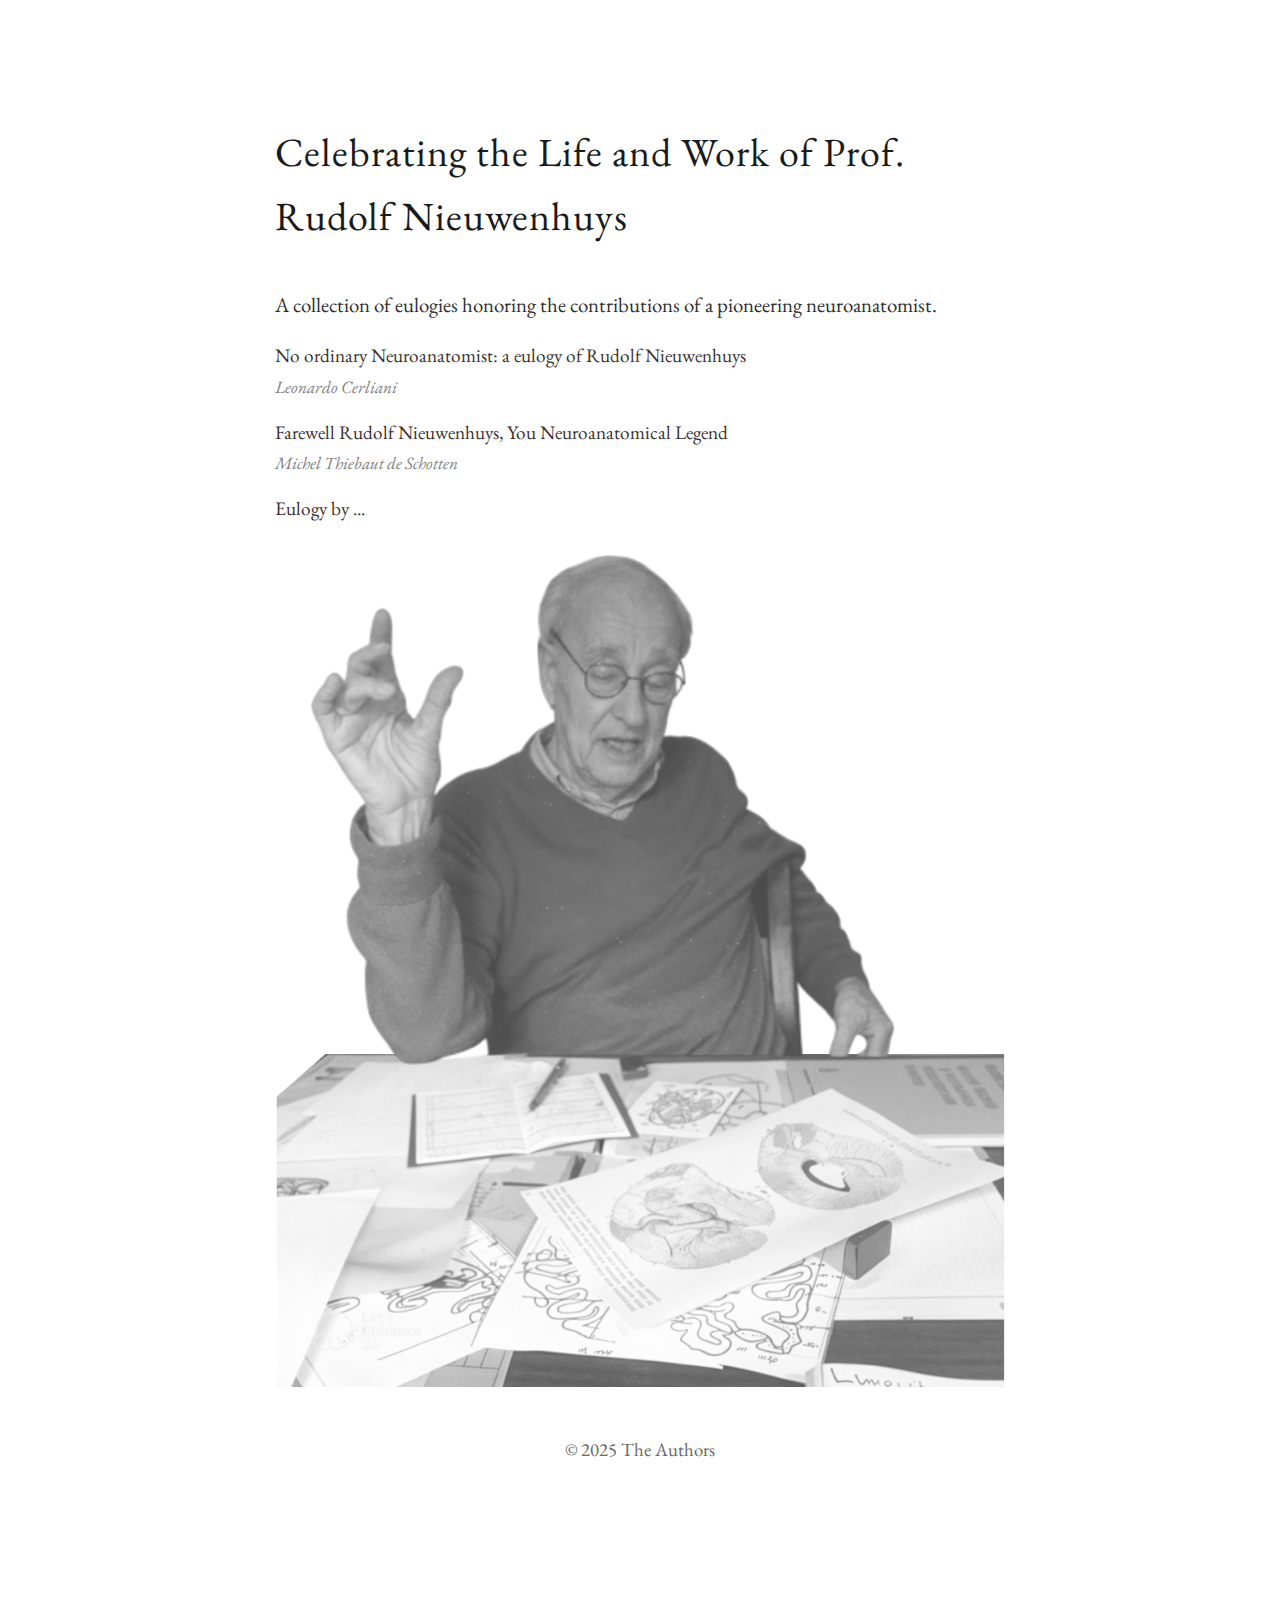
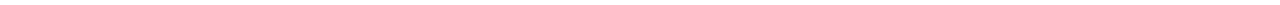
<file: index.html>
<!DOCTYPE html>
<html lang="en">
<head>
    <meta charset="UTF-8">
    <meta name="viewport" content="width=device-width, initial-scale=1.0">
    <title>Rudolf Nieuwenhuys - In Memoriam</title>
    <link href="https://fonts.googleapis.com/css2?family=EB+Garamond&display=swap" rel="stylesheet">
    <link rel="stylesheet" href="styles.css">
    <style>
        img[src="./imgs/figure1.png"] {
            filter: grayscale(100%);
            opacity: 0.7;
            max-width: 100%;
        }
    </style>
</head>
<body>
    <div class="book-container">
        <header>
            <h1>Celebrating the Life and Work of Prof. Rudolf Nieuwenhuys</h1>
        </header>
        <main>
            <p>A collection of eulogies honoring the contributions of a pioneering neuroanatomist.</p>

            <ul class="page-links">

                <li><a href="./contributions/leonardo/leonardo.html">No ordinary Neuroanatomist: a eulogy of Rudolf Nieuwenhuys<br><span style="color: gray; font-size: 0.9em;"><em>Leonardo Cerliani</em></span></a></li>

                <li><a href="./contributions/michel_tds/michel_tds.html">Farewell Rudolf Nieuwenhuys, You Neuroanatomical Legend<br><span style="color: gray; font-size: 0.9em;"><em>Michel Thiebaut de Schotten</em></span></a></li>
                
                
                
                <li><a href="#">Eulogy by ...</a></li>
            </ul>
            
            <figure>
                <img src="./imgs/figure1.png" alt="Prof. Nieuwenhuys with myeloarchitectonic maps">
            </figure>
        </main>
        <footer>
            <p>© 2025 The Authors</p>
        </footer>
    </div>
</body>
</html>
</file>
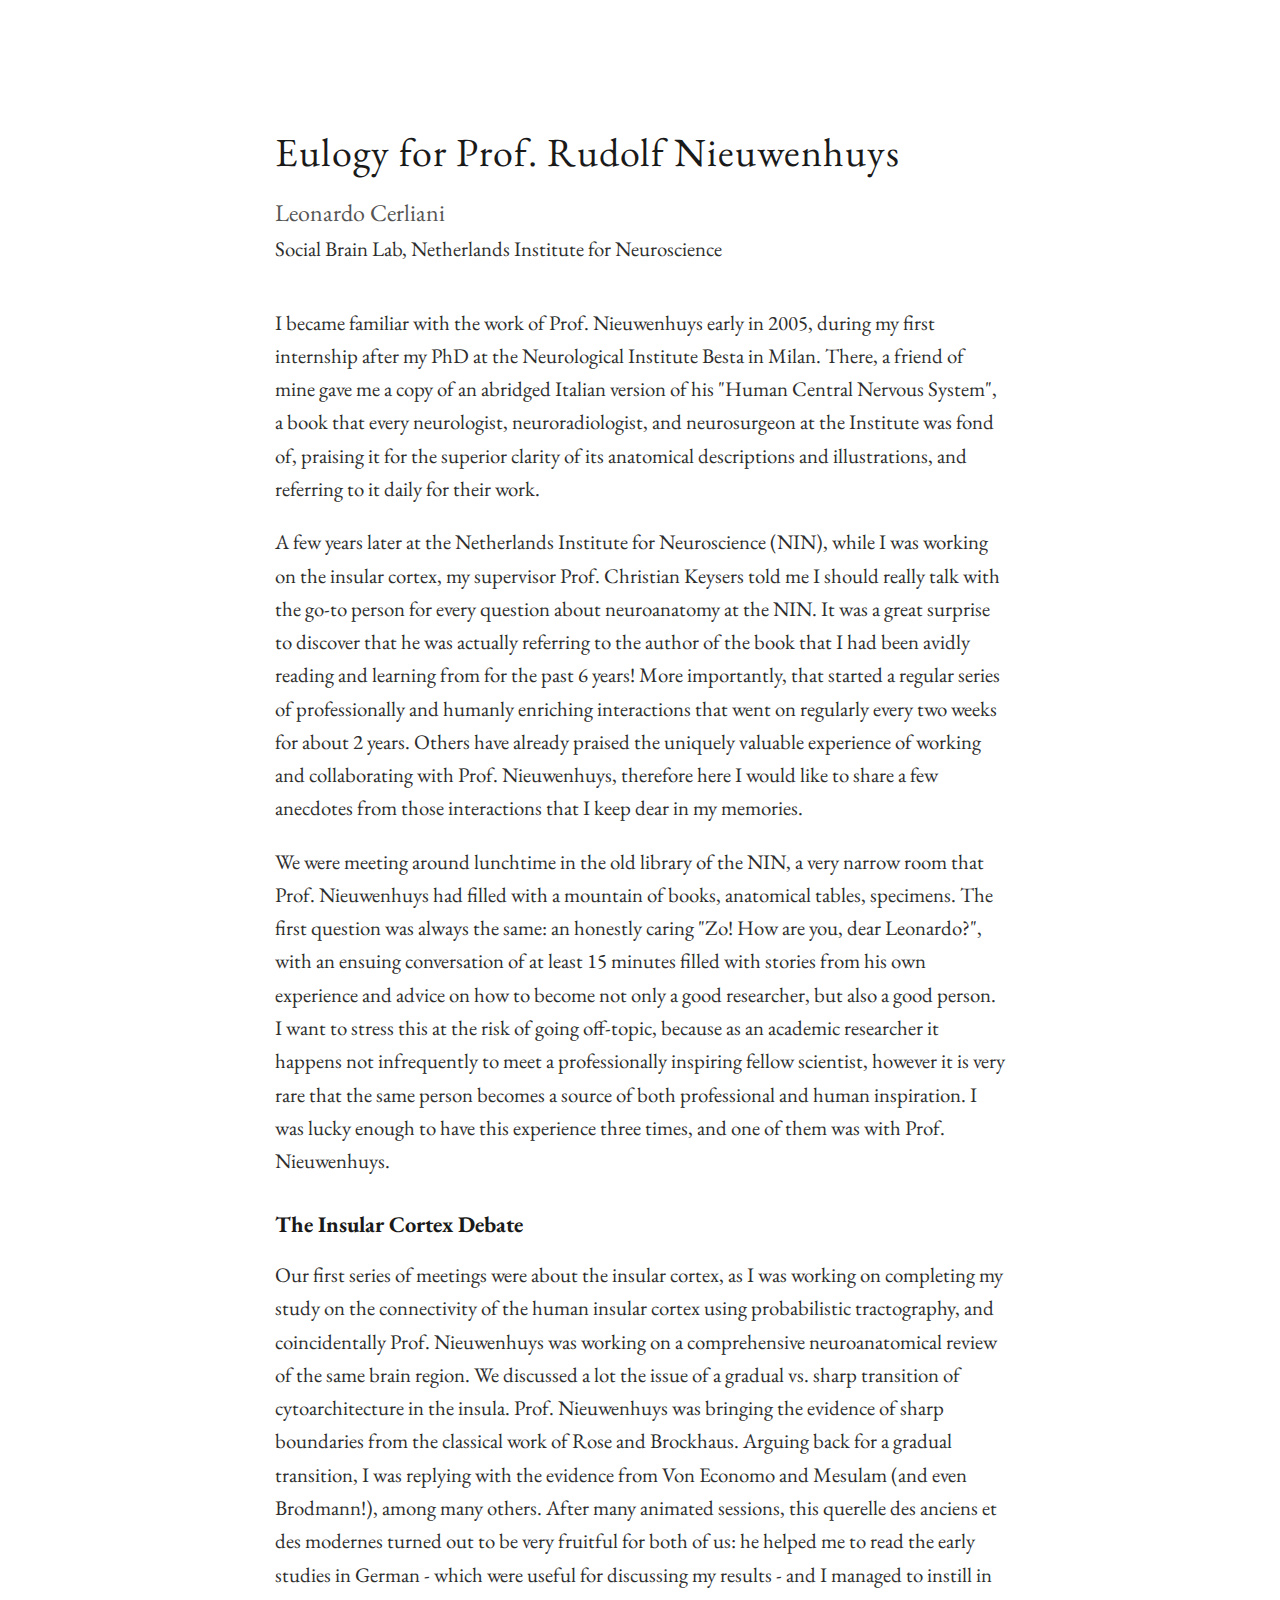
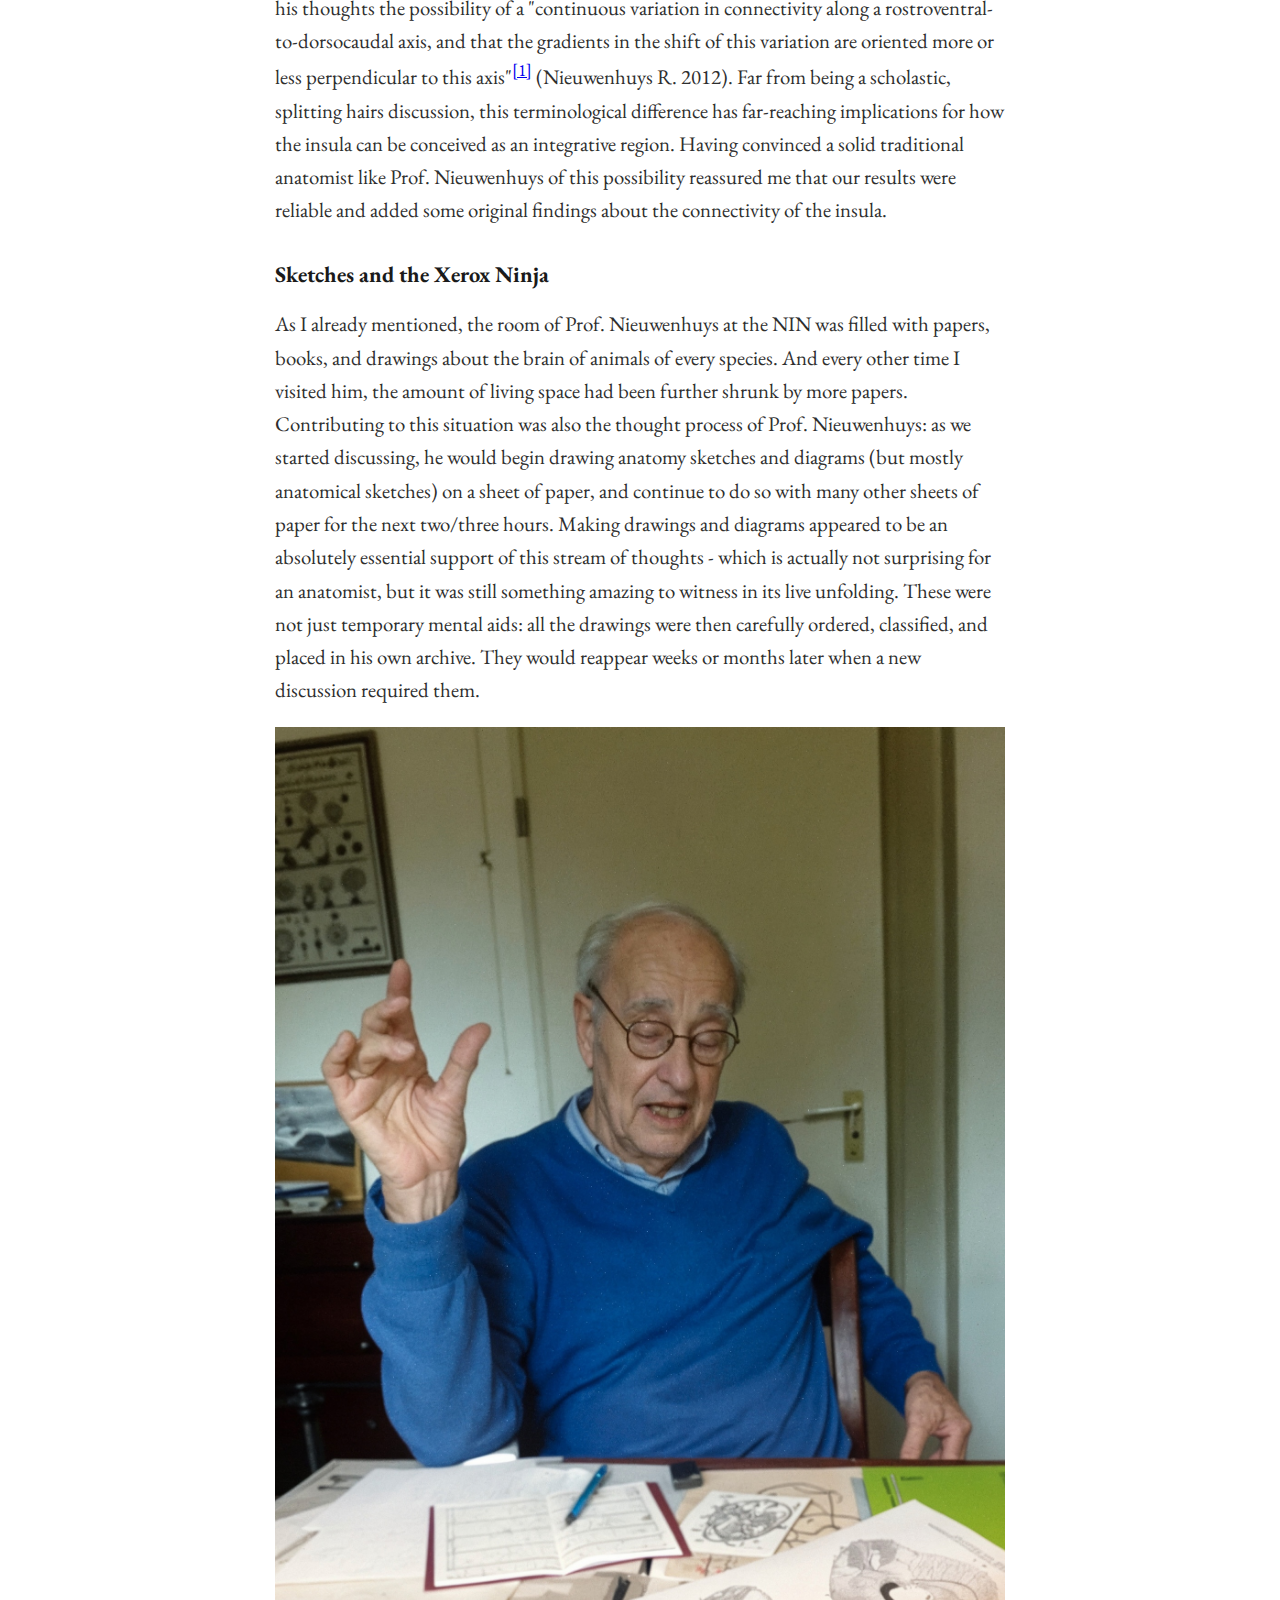
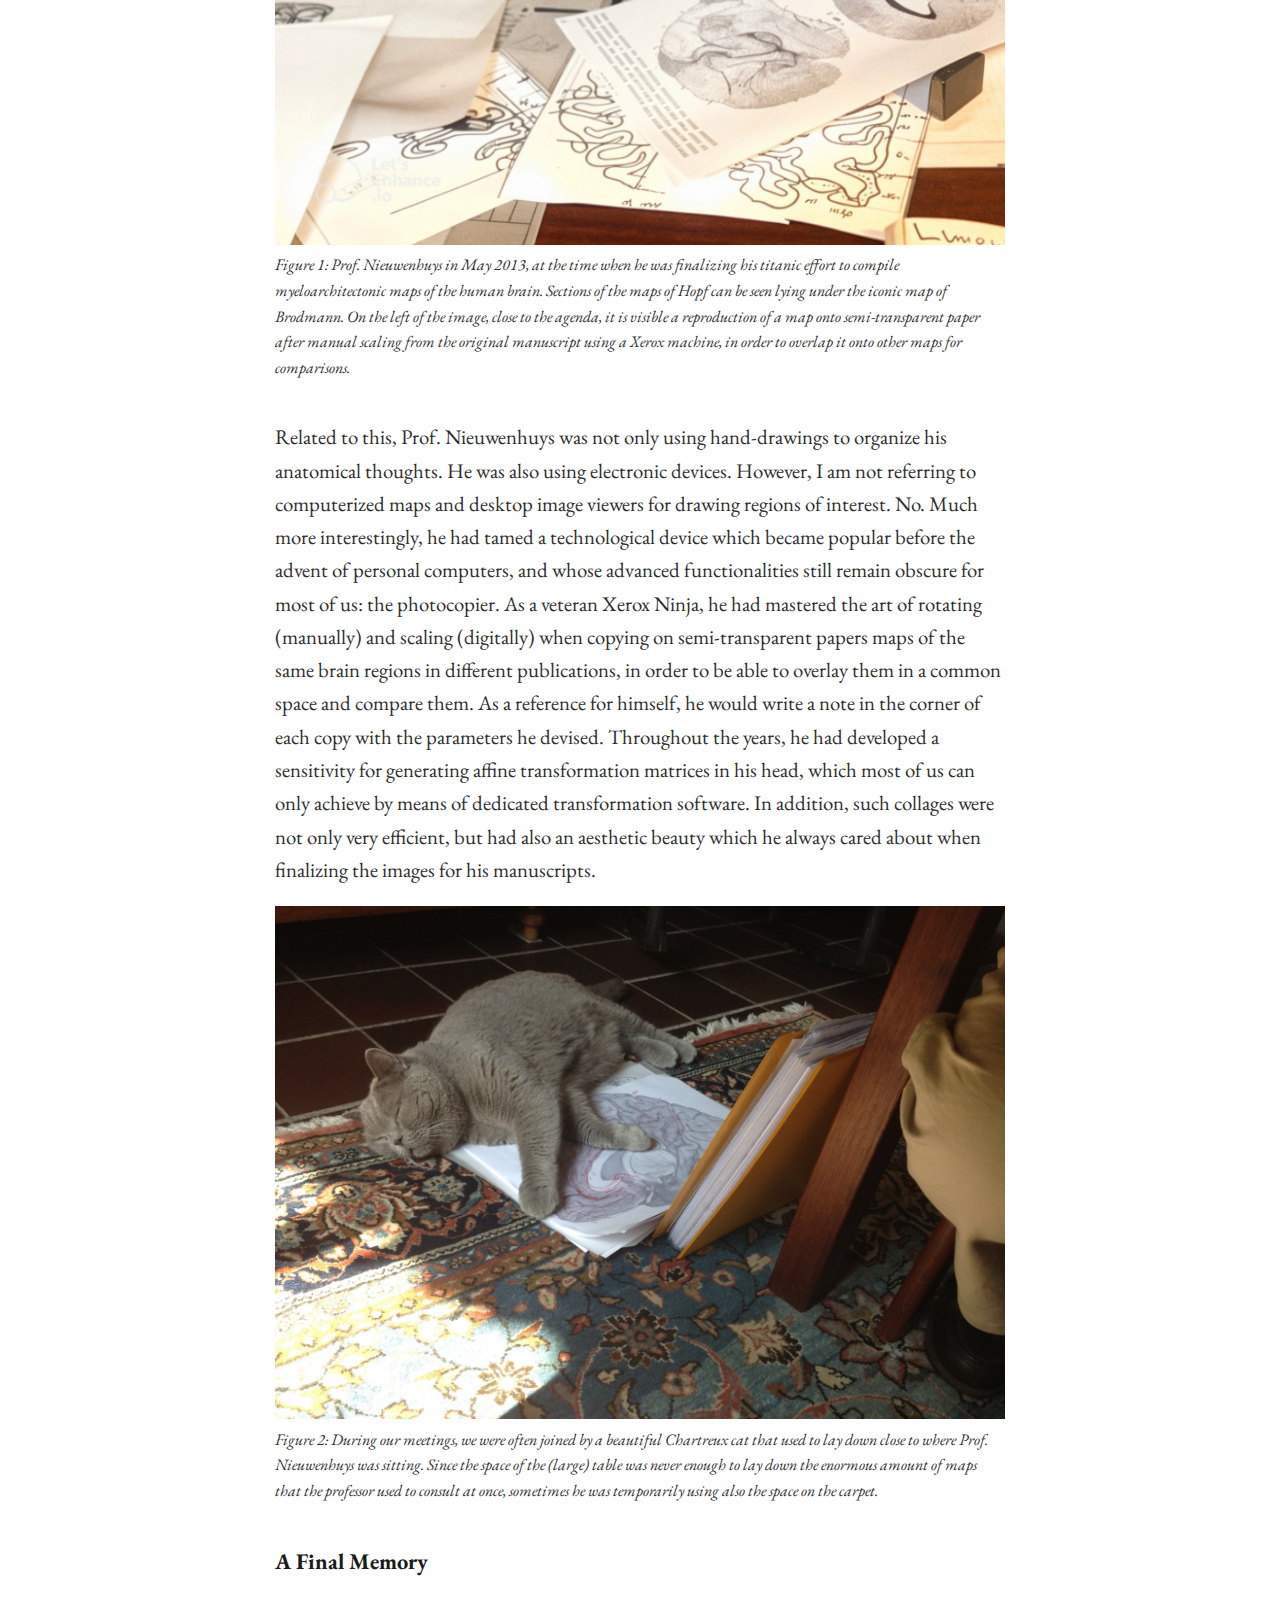
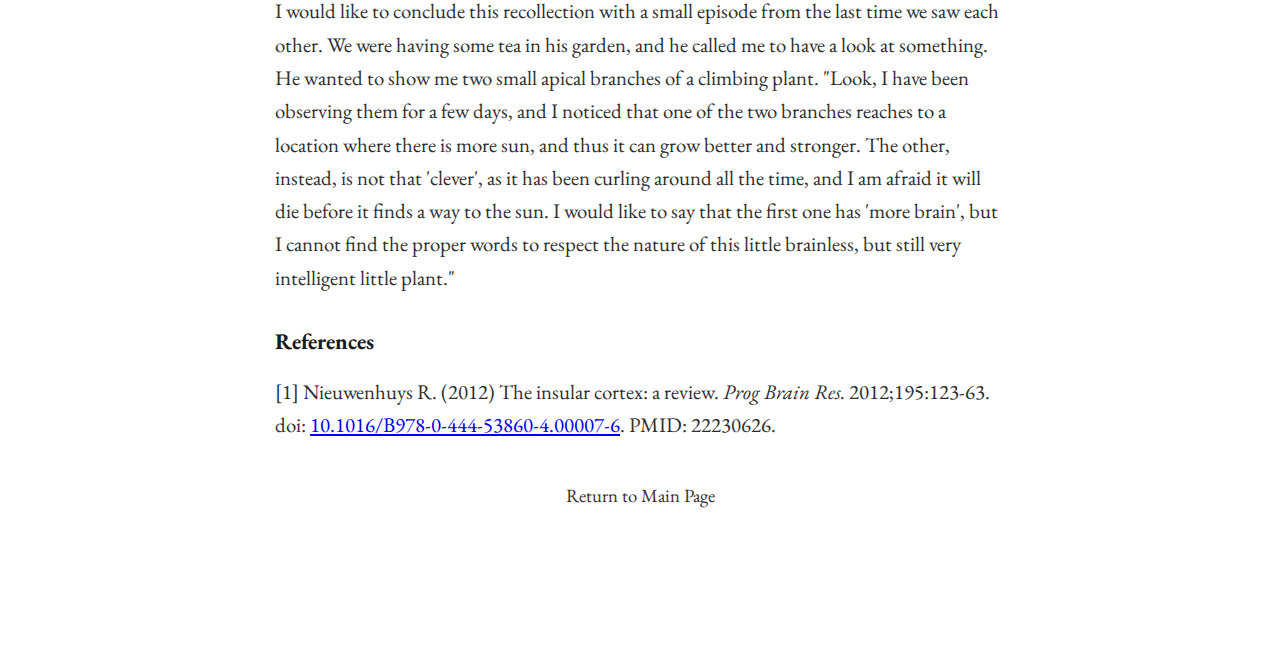
<file: contributions/leonardo/leonardo.html>
<!DOCTYPE html>
<html lang="en">
<head>
    <meta charset="UTF-8">
    <meta name="viewport" content="width=device-width, initial-scale=1.0">
    <title>Leonardo Cerliani</title>
    <link href="https://fonts.googleapis.com/css2?family=EB+Garamond&display=swap" rel="stylesheet">
    <link rel="stylesheet" href="../../styles.css">
</head>
<body>
    <div class="book-container">
        <header>
            <h1>Eulogy for Prof. Rudolf Nieuwenhuys</h1>
            <h2>Leonardo Cerliani</h2>
            <p>Social Brain Lab, Netherlands Institute for Neuroscience</p>
        </header>
        <main class="eulogy-content">
            <section>
                <p>
                    I became familiar with the work of Prof. Nieuwenhuys early in 2005, during my first internship after my PhD at the Neurological Institute Besta in Milan. There, a friend of mine gave me a copy of an abridged Italian version of his "Human Central Nervous System", a book that every neurologist, neuroradiologist, and neurosurgeon at the Institute was fond of, praising it for the superior clarity of its anatomical descriptions and illustrations, and referring to it daily for their work.
                </p>
                <p>A few years later at the Netherlands Institute for Neuroscience (NIN), while I was working on the insular cortex, my supervisor Prof. Christian Keysers told me I should really talk with the go-to person for every question about neuroanatomy at the NIN. It was a great surprise to discover that he was actually referring to the author of the book that I had been avidly reading and learning from for the past 6 years! More importantly, that started a regular series of professionally and humanly enriching interactions that went on regularly every two weeks for about 2 years. Others have already praised the uniquely valuable experience of working and collaborating with Prof. Nieuwenhuys, therefore here I would like to share a few anecdotes from those interactions that I keep dear in my memories.</p>
                <p>We were meeting around lunchtime in the old library of the NIN, a very narrow room that Prof. Nieuwenhuys had filled with a mountain of books, anatomical tables, specimens. The first question was always the same: an honestly caring "Zo! How are you, dear Leonardo?", with an ensuing conversation of at least 15 minutes filled with stories from his own experience and advice on how to become not only a good researcher, but also a good person. I want to stress this at the risk of going off-topic, because as an academic researcher it happens not infrequently to meet a professionally inspiring fellow scientist, however it is very rare that the same person becomes a source of both professional and human inspiration. I was lucky enough to have this experience three times, and one of them was with Prof. Nieuwenhuys.</p>
            </section>
            <section>
                <h3>The Insular Cortex Debate</h3>
                <p>Our first series of meetings were about the insular cortex, as I was working on completing my study on the connectivity of the human insular cortex using probabilistic tractography, and coincidentally Prof. Nieuwenhuys was working on a comprehensive neuroanatomical review of the same brain region. We discussed a lot the issue of a gradual vs. sharp transition of cytoarchitecture in the insula. Prof. Nieuwenhuys was bringing the evidence of sharp boundaries from the classical work of Rose and Brockhaus. Arguing back for a gradual transition, I was replying with the evidence from Von Economo and Mesulam (and even Brodmann!), among many others. After many animated sessions, this querelle des anciens et des modernes turned out to be very fruitful for both of us: he helped me to read the early studies in German - which were useful for discussing my results - and I managed to instill in his thoughts the possibility of a "continuous variation in connectivity along a rostroventral-to-dorsocaudal axis, and that the gradients in the shift of this variation are oriented more or less perpendicular to this axis"<sup><a href="#ref1">[1]</a></sup> (Nieuwenhuys R. 2012). Far from being a scholastic, splitting hairs discussion, this terminological difference has far-reaching implications for how the insula can be conceived as an integrative region. Having convinced a solid traditional anatomist like Prof. Nieuwenhuys of this possibility reassured me that our results were reliable and added some original findings about the connectivity of the insula.</p>
            </section>
            <section>
                <h3>Sketches and the Xerox Ninja</h3>
                <p>As I already mentioned, the room of Prof. Nieuwenhuys at the NIN was filled with papers, books, and drawings about the brain of animals of every species. And every other time I visited him, the amount of living space had been further shrunk by more papers. Contributing to this situation was also the thought process of Prof. Nieuwenhuys: as we started discussing, he would begin drawing anatomy sketches and diagrams (but mostly anatomical sketches) on a sheet of paper, and continue to do so with many other sheets of paper for the next two/three hours. Making drawings and diagrams appeared to be an absolutely essential support of this stream of thoughts - which is actually not surprising for an anatomist, but it was still something amazing to witness in its live unfolding. These were not just temporary mental aids: all the drawings were then carefully ordered, classified, and placed in his own archive. They would reappear weeks or months later when a new discussion required them.</p>
                
                <figure>
                    <img src="figure1.jpg" alt="Prof. Nieuwenhuys with myeloarchitectonic maps" style="max-width: 100%;">
                    <figcaption>Figure 1: Prof. Nieuwenhuys in May 2013, at the time when he was finalizing his titanic effort to compile myeloarchitectonic maps of the human brain. Sections of the maps of Hopf can be seen lying under the iconic map of Brodmann. On the left of the image, close to the agenda, it is visible a reproduction of a map onto semi-transparent paper after manual scaling from the original manuscript using a Xerox machine, in order to overlap it onto other maps for comparisons.</figcaption>
                </figure>


                <p>Related to this, Prof. Nieuwenhuys was not only using hand-drawings to organize his anatomical thoughts. He was also using electronic devices. However, I am not referring to computerized maps and desktop image viewers for drawing regions of interest. No. Much more interestingly, he had tamed a technological device which became popular before the advent of personal computers, and whose advanced functionalities still remain obscure for most of us: the photocopier. As a veteran Xerox Ninja, he had mastered the art of rotating (manually) and scaling (digitally) when copying on semi-transparent papers maps of the same brain regions in different publications, in order to be able to overlay them in a common space and compare them. As a reference for himself, he would write a note in the corner of each copy with the parameters he devised. Throughout the years, he had developed a sensitivity for generating affine transformation matrices in his head, which most of us can only achieve by means of dedicated transformation software. In addition, such collages were not only very efficient, but had also an aesthetic beauty which he always cared about when finalizing the images for his manuscripts.</p>
            </section>

            <figure>
                <img src="figure2.jpg" alt="Chartreux cat with Prof. Nieuwenhuys" style="max-width: 100%;">
                <figcaption font-style: italic>Figure 2: During our meetings, we were often joined by a beautiful Chartreux cat that used to lay down close to where Prof. Nieuwenhuys was sitting. Since the space of the (large) table was never enough to lay down the enormous amount of maps that the professor used to consult at once, sometimes he was temporarily using also the space on the carpet.</figcaption>
            </figure>

            <section>
                <h3>A Final Memory</h3>
                <p>I would like to conclude this recollection with a small episode from the last time we saw each other. We were having some tea in his garden, and he called me to have a look at something. He wanted to show me two small apical branches of a climbing plant. "Look, I have been observing them for a few days, and I noticed that one of the two branches reaches to a location where there is more sun, and thus it can grow better and stronger. The other, instead, is not that 'clever', as it has been curling around all the time, and I am afraid it will die before it finds a way to the sun. I would like to say that the first one has 'more brain', but I cannot find the proper words to respect the nature of this little brainless, but still very intelligent little plant."</p>
            </section>
            <section class="references">
                <h3>References</h3>
                <p id="ref1">[1] Nieuwenhuys R. (2012) The insular cortex: a review. <em>Prog Brain Res.</em> 2012;195:123-63. doi: <a href="https://doi.org/10.1016/B978-0-444-53860-4.00007-6" target="_blank">10.1016/B978-0-444-53860-4.00007-6</a>. PMID: 22230626.</p>
            </section>
        </main>
        <footer>
            <p><a href="../../index.html">Return to Main Page</a></p>
        </footer>
    </div>
</body>
</html>
</file>
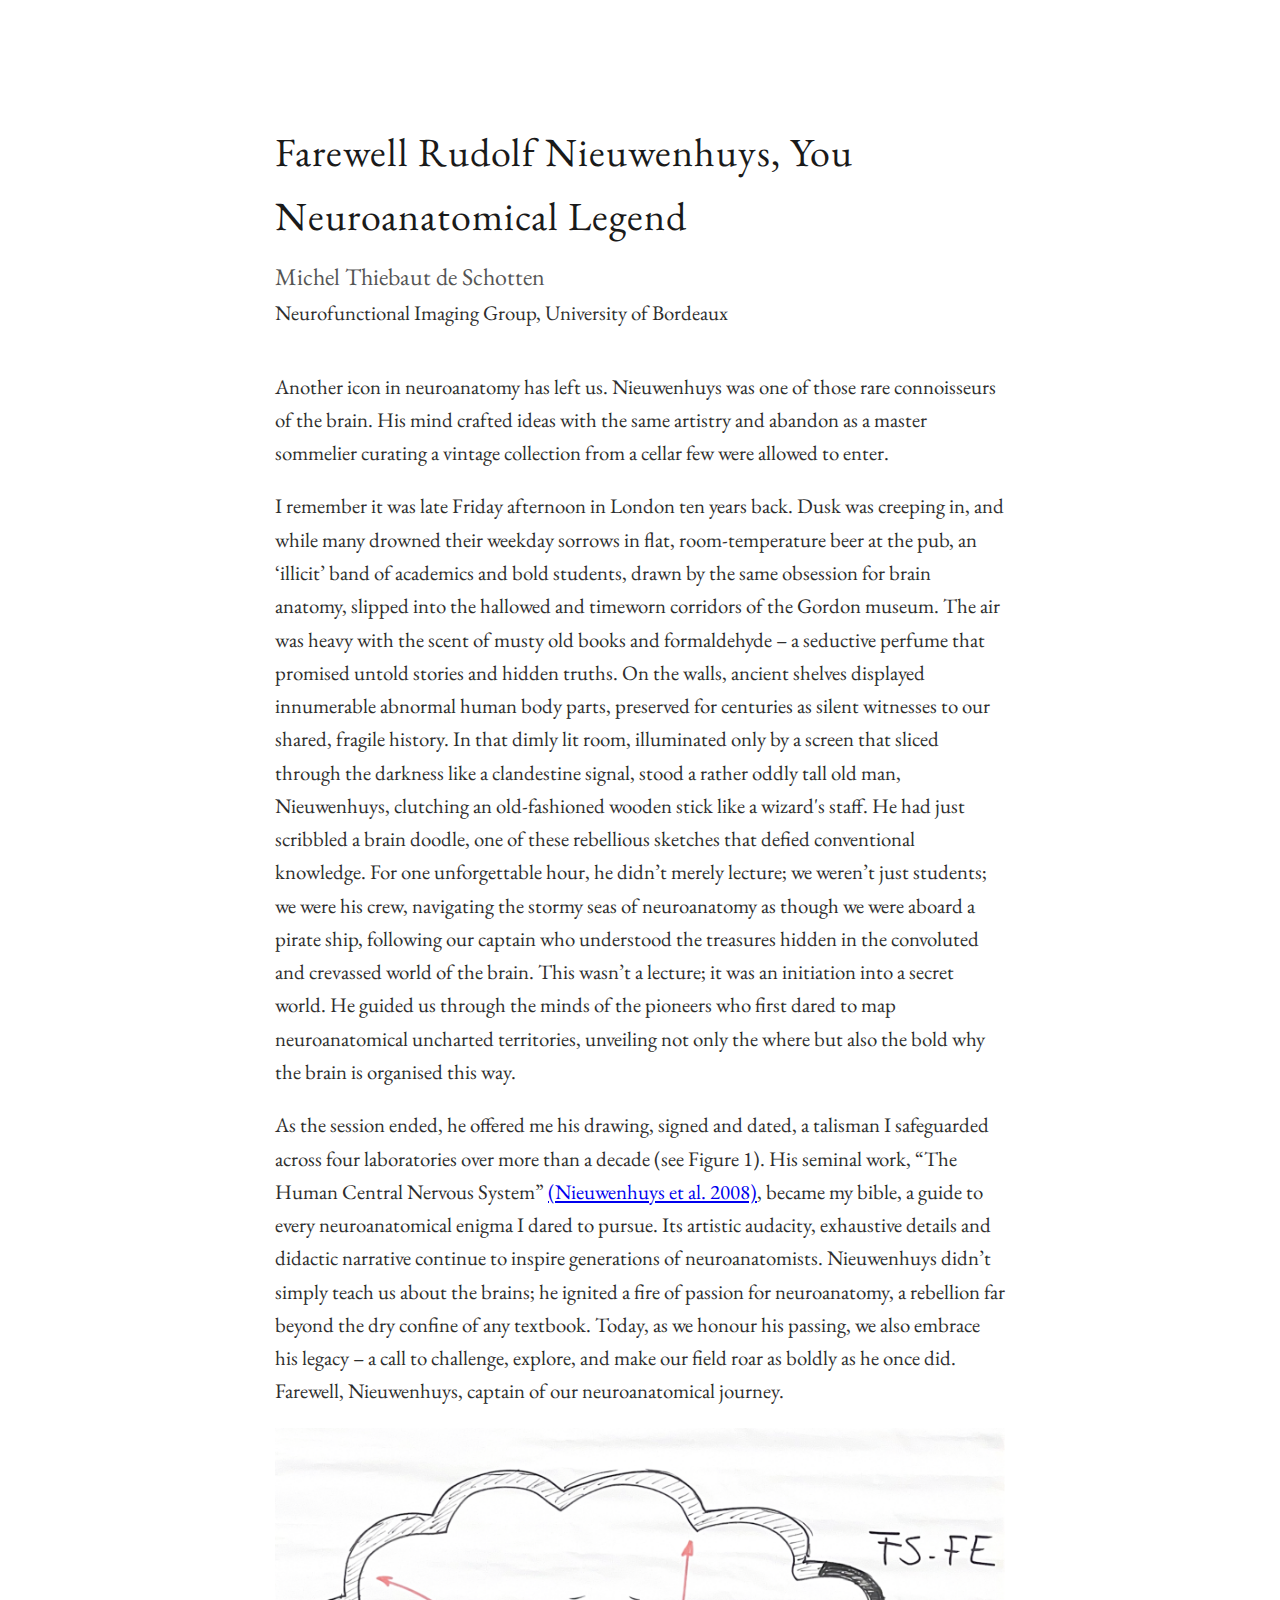
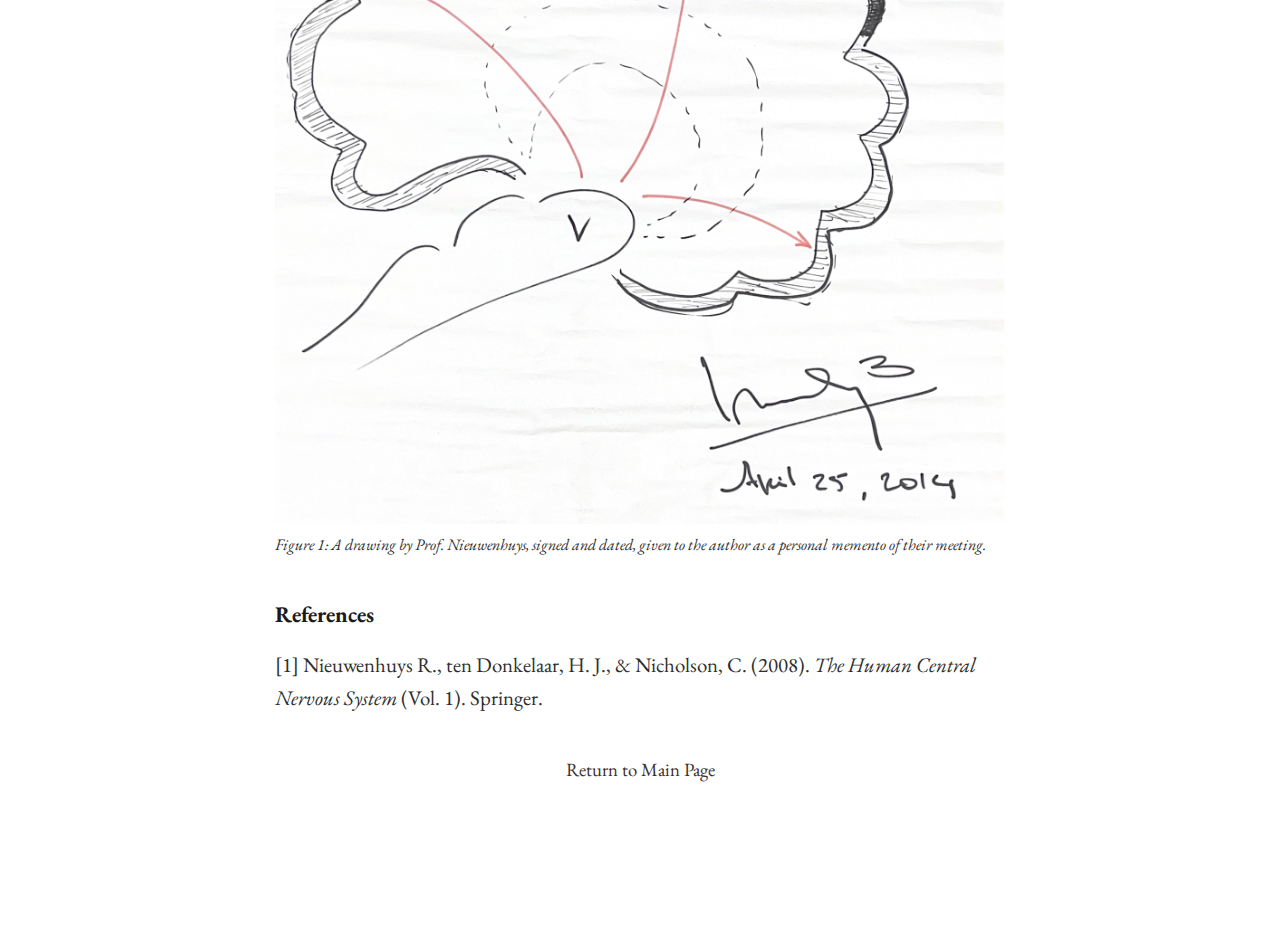
<file: contributions/michel_tds/michel_tds.html>
<!DOCTYPE html>
<html lang="en">
<head>
    <meta charset="UTF-8">
    <meta name="viewport" content="width=device-width, initial-scale=1.0">
    <title>Michel Thiebaut de Schotten</title>
    <link href="https://fonts.googleapis.com/css2?family=EB+Garamond&display=swap" rel="stylesheet">
    <link rel="stylesheet" href="../../styles.css">
</head>
<body>
    <div class="book-container">
        <header>
            <h1>Farewell Rudolf Nieuwenhuys, You Neuroanatomical Legend</h1>
            <h2>Michel Thiebaut de Schotten</h2>
            <p>Neurofunctional Imaging Group, University of Bordeaux</p>
        </header>
        <main class="eulogy-content">
            <section>
                <p>Another icon in neuroanatomy has left us. Nieuwenhuys was one of those rare connoisseurs of the brain. His mind crafted ideas with the same artistry and abandon as a master sommelier curating a vintage collection from a cellar few were allowed to enter.</p>
                <p>I remember it was late Friday afternoon in London ten years back. Dusk was creeping in, and while many drowned their weekday sorrows in flat, room-temperature beer at the pub, an ‘illicit’ band of academics and bold students, drawn by the same obsession for brain anatomy, slipped into the hallowed and timeworn corridors of the Gordon museum. The air was heavy with the scent of musty old books and formaldehyde – a seductive perfume that promised untold stories and hidden truths. On the walls, ancient shelves displayed innumerable abnormal human body parts, preserved for centuries as silent witnesses to our shared, fragile history. In that dimly lit room, illuminated only by a screen that sliced through the darkness like a clandestine signal, stood a rather oddly tall old man, Nieuwenhuys, clutching an old-fashioned wooden stick like a wizard's staff. He had just scribbled a brain doodle, one of these rebellious sketches that defied conventional knowledge. For one unforgettable hour, he didn’t merely lecture; we weren’t just students; we were his crew, navigating the stormy seas of neuroanatomy as though we were aboard a pirate ship, following our captain who understood the treasures hidden in the convoluted and crevassed world of the brain. This wasn’t a lecture; it was an initiation into a secret world. He guided us through the minds of the pioneers who first dared to map neuroanatomical uncharted territories, unveiling not only the where but also the bold why the brain is organised this way.</p>
                <p>As the session ended, he offered me his drawing, signed and dated, a talisman I safeguarded across four laboratories over more than a decade (see Figure 1). His seminal work, “The Human Central Nervous System” <a href="#ref1">(Nieuwenhuys et al. 2008)</a>, became my bible, a guide to every neuroanatomical enigma I dared to pursue. Its artistic audacity, exhaustive details and didactic narrative continue to inspire generations of neuroanatomists. Nieuwenhuys didn’t simply teach us about the brains; he ignited a fire of passion for neuroanatomy, a rebellion far beyond the dry confine of any textbook. Today, as we honour his passing, we also embrace his legacy – a call to challenge, explore, and make our field roar as boldly as he once did. Farewell, Nieuwenhuys, captain of our neuroanatomical journey.</p>
            </section>

            <figure>
                <img src="michel_figure1.png" alt="Prof. Nieuwenhuys' drawing" style="max-width: 100%;">
                <figcaption>Figure 1: A drawing by Prof. Nieuwenhuys, signed and dated, given to the author as a personal memento of their meeting.</figcaption>
            </figure>

            <section class="references">
                <h3>References</h3>
                <p id="ref1">[1] Nieuwenhuys R., ten Donkelaar, H. J., & Nicholson, C. (2008). <em>The Human Central Nervous System</em> (Vol. 1). Springer.</p>
            </section>
        </main>
        <footer>
            <p><a href="../../index.html">Return to Main Page</a></p>
        </footer>
    </div>
</body>
</html>
</file>
<file: styles.css>
/* Reset default styles for a clean slate */
* {
    margin: 0;
    padding: 0;
    box-sizing: border-box;
}

/* Body with white background */
body {
    background-color: #ffffff; /* Pure white */
    color: #2e2e2e; /* Dark gray for readability */
    font-family: 'EB Garamond', 'Times New Roman', serif; /* EB Garamond Merriweather */
    line-height: 1.6;
    display: flex;
    justify-content: center;
    align-items: center;
    min-height: 100vh;
}

/* Container with large margins, no border */
.book-container {
    width: 80%;
    max-width: 850px;
    background-color: #ffffff; /* White */
    padding: 60px; /* Large margins inside */
    margin: 60px; /* Large margins outside */
}

/* Header styles */
header {
    text-align: left;
    margin-bottom: 40px;
}

h1 {
    font-size: 2.5em;
    font-weight: normal;
    letter-spacing: 1px;
    color: #1a1a1a;
}

h2 {
    font-size: 1.5em;
    font-weight: normal;
    color: #555;
    margin-top: 10px;
}

/* Main content */
main {
    margin-bottom: 40px;
}

p {
    font-size: 1.3em;
    margin-bottom: 20px;
}

/* Links on landing page */
.page-links {
    list-style: none;
    padding-left: 0;
}

.page-links li {
    margin: 15px 0;
}

.page-links a {
    text-decoration: none;
    color: #3b2f2f; /* Muted brown */
    font-size: 1.2em;
    transition: color 0.3s ease;
}

.page-links a:hover {
    color: #8b4513; /* Subtle reddish-brown hover */
}

/* Eulogy-specific styles */
.eulogy-content .abstract {
    font-style: italic;
    border-left: 2px solid #d3c9a7;
    padding-left: 15px;
    margin-bottom: 30px;
}

h3 {
    font-size: 1.4em;
    margin-top: 30px;
    margin-bottom: 15px;
    color: #1a1a1a;
}

/* Footer */
footer {
    text-align: center;
    font-size: 0.9em;
    color: #666;
}

footer a {
    text-decoration: none;
    color: #3b2f2f;
}

footer a:hover {
    color: #8b4513;
}

figcaption {
    font-style: italic;
    margin-bottom: 40px;
}


/* Responsive design */
@media (max-width: 600px) {
    .book-container {
        width: 95%;
        padding: 0px;
        margin: 0px;
    }

    h1 {
        font-size: 1.8em;
        line-height: 1.3; /* Reduced from inherited 1.6 */
    }

    h2 {
        font-size: 1.1em;
        line-height: 1.3; /* Reduced from inherited 1.6 */
    }

    h3 {
        font-size: 1.2em;
        line-height: 1.3; /* Reduced from inherited 1.6 */
    }

    p {
        font-size: 1.2em;
        line-height: 1.4; /* Reduced from inherited 1.6 */
    }

    .page-links a {
        font-size: 1em;
        line-height: 1.4; /* Reduced from inherited 1.6 */
    }
}
</file>
